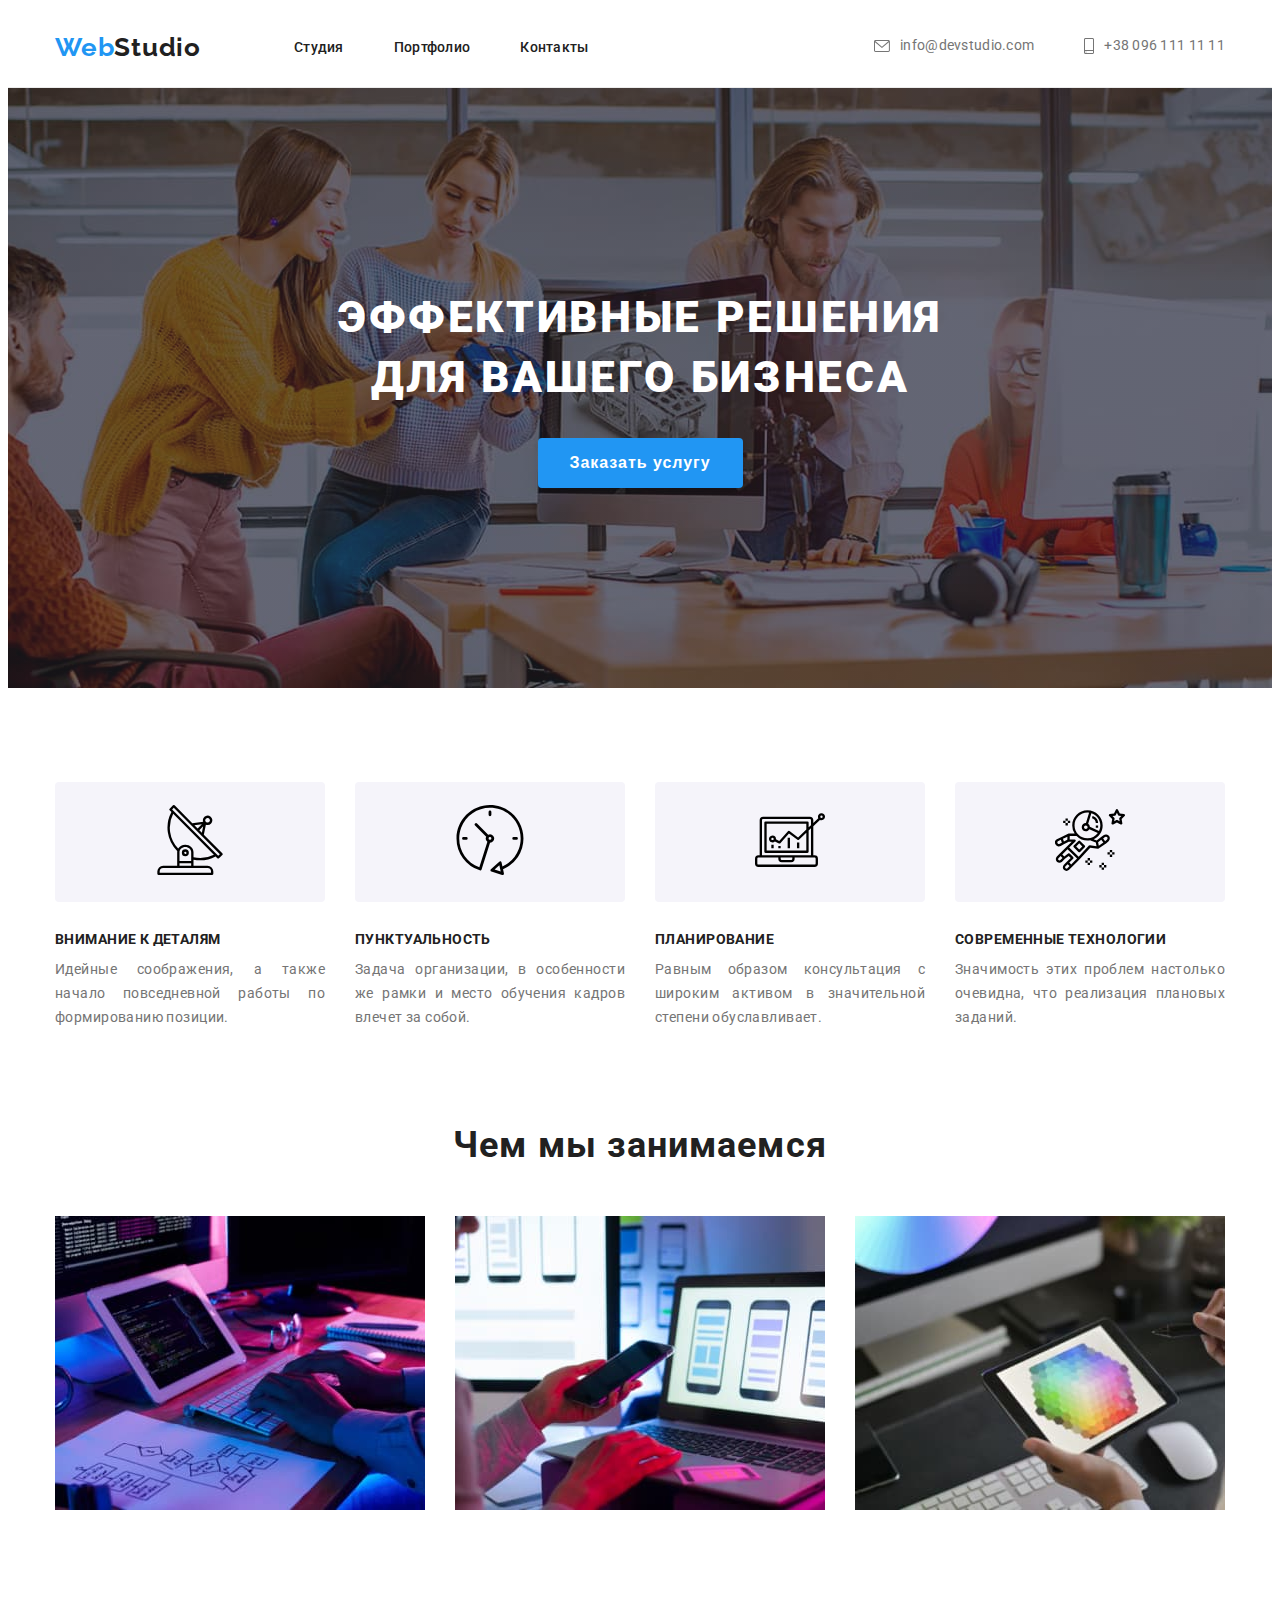
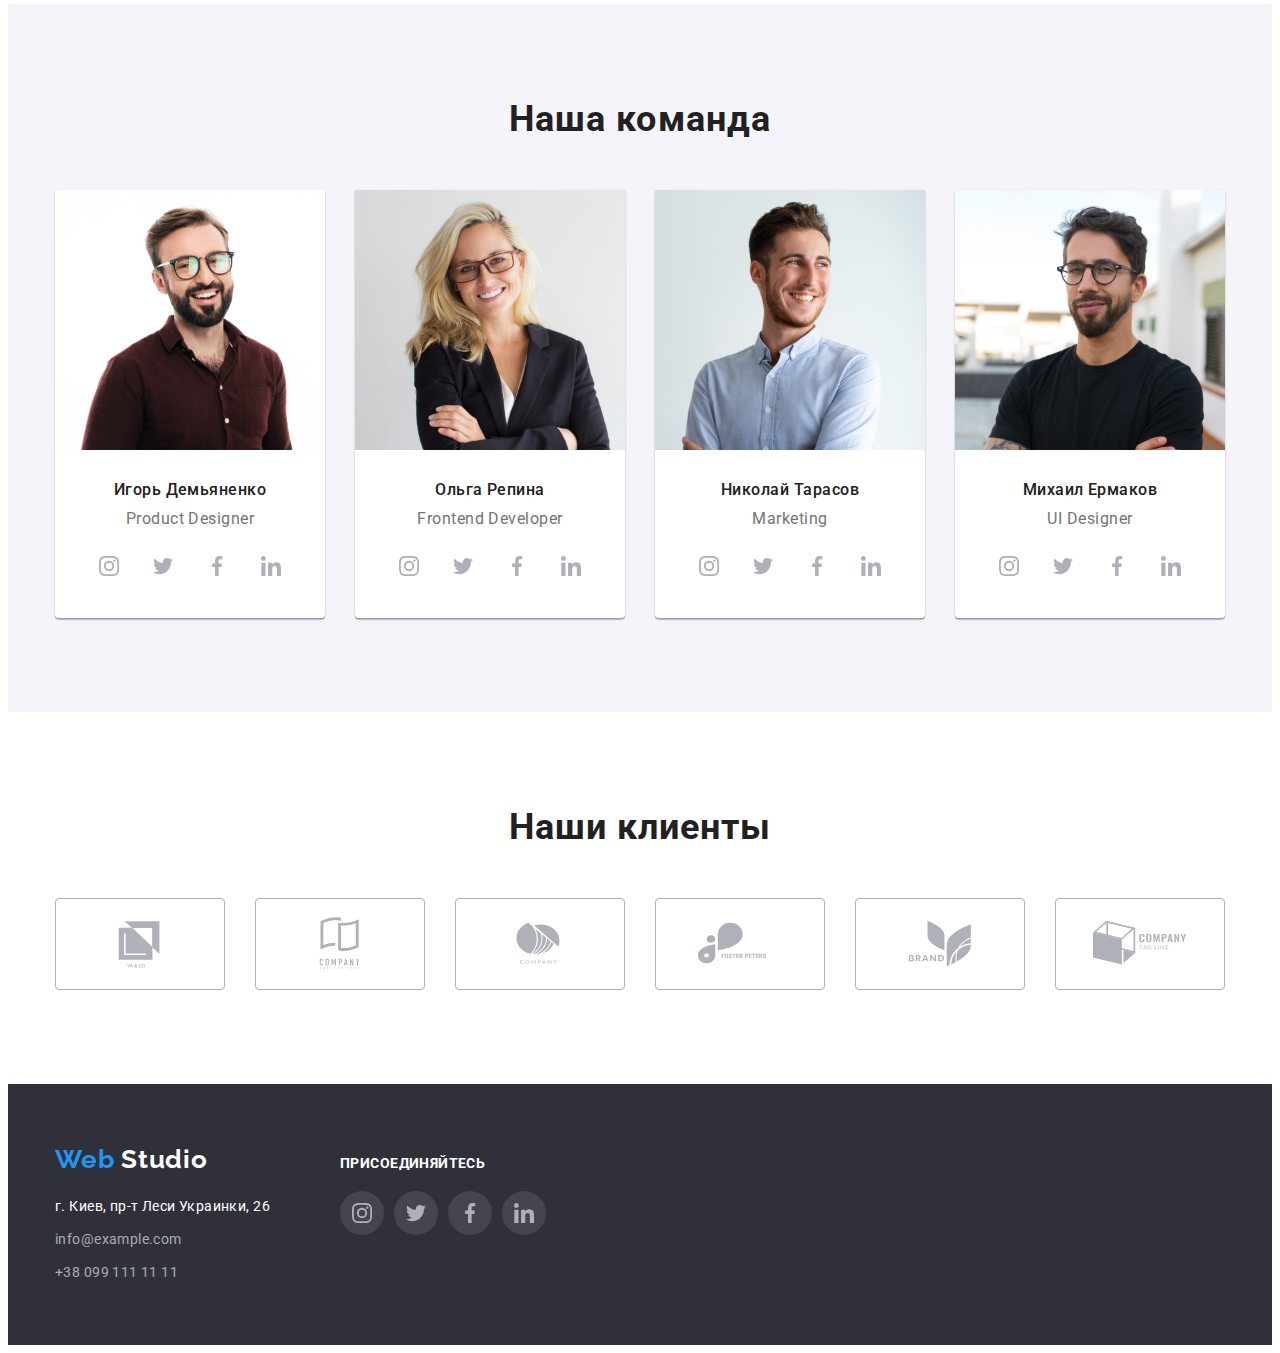
<file: index.html>
<!DOCTYPE html>
<html lang="ru">
<head>
    <meta charset="UTF-8">
    <meta http-equiv="X-UA-Compatible" content="IE=edge">
    <meta name="viewport" content="width=device-width, initial-scale=1.0">
    <title>WebStudio</title>
    <link rel="preconnect" href="https://fonts.googleapis.com">
    <link rel="preconnect" href="https://fonts.gstatic.com" crossorigin>
    <link href="https://fonts.googleapis.com/css2?family=Raleway:wght@700&family=Roboto:wght@400;500;700;900&display=swap"
        rel="stylesheet">
        <link rel="stylesheet" href="https://cdnjs.cloudflare.com/ajax/libs/modern-normalize/1.1.0/modern-normalize.min.css"
            integrity="sha512-wpPYUAdjBVSE4KJnH1VR1HeZfpl1ub8YT/NKx4PuQ5NmX2tKuGu6U/JRp5y+Y8XG2tV+wKQpNHVUX03MfMFn9Q=="
            crossorigin="anonymous" referrerpolicy="no-referrer" />
    <link rel="stylesheet" href="./css/styles.css">
</head>
<body >
    <!--Заголовок сайту - header-->
<header class="header">
    <div class="container head-container">
    <nav class="head-navigation">     
            <a class="logo" href=""><span class="logo-first">Web</span>Studio</a>
        <ul class="head">
            <li class="nav-link-item"><a class="nav-link" href="./index.html">Студия</a></li>
            <li class="nav-link-item"><a class="nav-link" href="./portfolio.html">Портфолио</a></li>
            <li class="nav-link-item"><a class="nav-link" href="">Контакты</a></li>
        </ul>
        
    </nav>
    <ul class="nav-adress">
        <li class="nav-link-item "> 
            <div class="link-mail"> 
                
                <a class="nav-link-adress" lang="en" href="mailto:info@devstudio.com"> <svg class="icon-mail"> <use href="./images/icons.svg#envelope"></use> </svg>  info@devstudio.com</a>
            </div>
        </li>
        <li class="nav-link-item">
            <div class="link-phone"> 
            <a class="nav-link-adress" href="tel:+380961111111"> <svg class="icon-phone"> <use href="./images/icons.svg#smartphone"></use></svg> +38 096 111 11 11</a>
        </div>
    </li>
    </ul>
    </div>
</header>
<main>
    <!-- Блок 1 - замовлення послуги- Герой -->
    <section class="hero-all overlay">
        <div class="container">
        <h1 class="hero-head" > Эффективные решения для вашего бизнеса</h1>
        <button class="hero-button" type="button">Заказать услугу</button>
        </div>
    </section>
    
    <!--Блок 2 - "Наші переваги"-->
    <section class="section" >
        <h2 class="visually-hidden">Наши преимущества</h2>
        <ul class="ourplus container">
            <li class="ourplus-item">
                <div class="ourplus-block">
                   <a> <svg class="ourplus-image"> <use href="./images/icons.svg#antenna"> </use></svg></a> 
                </div>
            <h3 class="ourplus-head">Внимание к деталям</h3>
                <p class="ourplus-text">Идейные соображения, а также начало повседневной работы по формированию позиции.</p></li>
            <li class="ourplus-item"> 
                <div class="ourplus-block">
                    <a> <svg class="ourplus-image"> <use href="./images/icons.svg#clock"> </use></svg></a> 
                 </div><h3 class="ourplus-head">Пунктуальность</h3>
                <p class="ourplus-text">Задача организации, в особенности же рамки и место обучения кадров влечет за собой.</p></li>
            <li class="ourplus-item"> 
                <div class="ourplus-block">
                    <a> <svg class="ourplus-image"> <use href="./images/icons.svg#diagram"> </use></svg></a> 
                 </div><h3 class="ourplus-head">Планирование</h3>
                <p class="ourplus-text">Равным образом консультация с широким активом в значительной степени обуславливает.</p></li>
            <li class="ourplus-item"> <div class="ourplus-block">
                <a> <svg class="ourplus-image"> <use href="./images/icons.svg#astronaut"> </use></svg></a> 
             </div>
             <h3 class="ourplus-head">Современные технологии</h3>
                <p class="ourplus-text">Значимость этих проблем настолько очевидна, что реализация плановых заданий.</p></li>
        </ul>
        
    </section>
    <!--Блок 3 - "Чим ми займаємось"-->
    <section class="section-whatwedo">
        <div class="container">
        <h2 class="whatwedo-head">Чем мы занимаемся</h2>
        <ul class="whatwedo-img">
            <li class="whatwedo-item"><img src="./images/imgcomp.jpg" alt="Разработка для ноутбуков" width="370" height="294"></li>
            <li class="whatwedo-item"><img src="./images/imgtel.jpg" alt="Pазработка для телефонов" width="370" height="294"></li>
            <li class="whatwedo-item"><img src="./images/imgplansh.jpg" alt="Разработка для планшетов" width="370" height="294"></li>
        </ul>
        </div>
    </section>
    <!-- Блок 4 - "Команда"-->
    <section class="team section">
        <div class="container">
        <h2 class="team-head-big">Наша команда</h2>
        <ul class="team-list">
            <li class="team-item"><img src="./images/demjanenko.jpg" alt="Игорь Демьяненко" width="270" height="260"> 
                <div class="team-item-text">
            <h3 class="team-head-small">Игорь Демьяненко</h3>
            <p class="team-text" lang="en">Product Designer</p>
            <ul class="team-socials"> 
                <li class="social-block"> <a class="social-item" href=""> <svg class="social-icon "> <use href="./images/icons.svg#instagram"></use></svg>
                </a></li>
                <li class="social-block"> <a class="social-item " href=""><svg class="social-icon "> <use href="./images/icons.svg#twitter"></use></svg> </a></li>
                <li class="social-block"> <a class="social-item " href=""> <svg class="social-icon "> <use href="./images/icons.svg#facebook"></use></svg></a></li>
                <li class="social-block"> <a class="social-item " href=""> <svg class="social-icon "> <use href="./images/icons.svg#linkedin"></use></svg></a></li>
            </ul>
                </div>
            </li>
            <li class="team-item"><img src="./images/repina.jpg" alt="Ольга Репина" width="270" height="260"> 
                <div class="team-item-text">
                    <h3 class="team-head-small">Ольга Репина</h3>
                <p class="team-text" lang="en">Frontend Developer</p>
                <ul class="team-socials"> 
                    <li class="social-block"> <a class="social-item" href=""> <svg class="social-icon "> <use href="./images/icons.svg#instagram"></use></svg>
                    </a></li>
                    <li class="social-block"> <a class="social-item " href=""><svg class="social-icon "> <use href="./images/icons.svg#twitter"></use></svg> </a></li>
                    <li class="social-block"> <a class="social-item " href=""> <svg class="social-icon "> <use href="./images/icons.svg#facebook"></use></svg></a></li>
                    <li class="social-block"> <a class="social-item " href=""> <svg class="social-icon "> <use href="./images/icons.svg#linkedin"></use></svg></a></li>
                </ul>
                </div>
            </li>
            <li class="team-item"><img src="./images/tarasov.jpg" alt="Николай Тарасов" width="270" height="260">
                 <div class="team-item-text">
                    <h3 class="team-head-small">Николай Тарасов</h3>
                    <p class="team-text" lang="en">Marketing</p>
                    <ul class="team-socials"> 
                        <li class="social-block"> <a class="social-item" href=""> <svg class="social-icon "> <use href="./images/icons.svg#instagram"></use></svg>
                        </a></li>
                        <li class="social-block"> <a class="social-item " href=""><svg class="social-icon "> <use href="./images/icons.svg#twitter"></use></svg> </a></li>
                        <li class="social-block"> <a class="social-item " href=""> <svg class="social-icon "> <use href="./images/icons.svg#facebook"></use></svg></a></li>
                        <li class="social-block"> <a class="social-item " href=""> <svg class="social-icon "> <use href="./images/icons.svg#linkedin"></use></svg></a></li>
                    </ul>
                </div>
             </li>
            <li class="team-item"><img src="./images/ermakov.jpg" alt="Михаил Ермаков" width="270" height="260"> 
                <div class="team-item-text">
                    <h3 class="team-head-small">Михаил Ермаков</h3>
                    <p class="team-text" lang="en">UI Designer</p>
                    <ul class="team-socials"> 
                        <li class="social-block"> <a class="social-item" href=""> <svg class="social-icon "> <use href="./images/icons.svg#instagram"></use></svg>
                        </a></li>
                        <li class="social-block"> <a class="social-item " href=""><svg class="social-icon "> <use href="./images/icons.svg#twitter"></use></svg> </a></li>
                        <li class="social-block"> <a class="social-item " href=""> <svg class="social-icon "> <use href="./images/icons.svg#facebook"></use></svg></a></li>
                        <li class="social-block"> <a class="social-item " href=""> <svg class="social-icon "> <use href="./images/icons.svg#linkedin"></use></svg></a></li>
                    </ul>
                </div>
             </li>
        </ul>
        </div>
    </section>
    <!--Блок 5- Наші клієнти-->
    <section class="section">
        <div class="container">
            <h2 class="team-head-big"> Наши клиенты</h2>
            <ul class="clients">
                <li class="clients-item"> <a class="clients-link" href=""> <svg class="client-logo"> <use href="./images/icons.svg#Logo-one"></use></svg> </a>  </li>
                <li class="clients-item"><a class="clients-link" href=""> <svg class="client-logo"> <use href="./images/icons.svg#Logo-two"></use></svg></a></li>
                <li class="clients-item"> <a class="clients-link" href=""> <svg class="client-logo"> <use href="./images/icons.svg#Logo-three"></use></svg></a></li>
                <li class="clients-item"><a class="clients-link" href=""> <svg class="client-logo"> <use href="./images/icons.svg#Logo-four"></use></svg></a></li>
                <li class="clients-item"><a class="clients-link" href=""> <svg class="client-logo"> <use href="./images/icons.svg#Logo-five"></use></svg></a></li>
                <li class="clients-item"><a class="clients-link" href=""> <svg class="client-logo"> <use href="./images/icons.svg#Logo-six"></use></svg></a></li>
            </ul>
        </div>
    </section>
</main>
<!-- Блок 6 - Футер -->
<footer class="footer-all">
    <div class="container container-footer">
        <div>
        <a class="logo"lang="en" href="" ><span class="logo-first">Web</span> <span class="logo-second">Studio</span></a>
        <address> 
        <ul class="adress">
            <li class="adress-item" ><a class="footer-adress" href="https://goo.gl/maps/Vsg7L2Um9kdT5Cuy6" target="_blank" rel="noreferrer noopener" >г. Киев, пр-т Леси Украинки, 26</a></li>
            <li class="adress-item"> <a class="footer-contacts"lang="en" href="mailto:info@example.com">info@example.com</a></li>
            <li class="adress-item"> <a class="footer-contacts" href="tel:+380991111111" >+38 099 111 11 11</a> </li>
        </ul>
        </address>
        </div>
        <div class="footer-social">
        <h3 class="footer-social-head">присоединяйтесь</h3>
        <ul class="team-socials"> 
            <li class="footer-item"> <a class="footer-social-item" href=""> <svg class="social-icon"> <use href="./images/icons.svg#instagram"></use></svg>
            </a></li>
            <li class="footer-item"> <a class="footer-social-item" href=""><svg class="social-icon"> <use href="./images/icons.svg#twitter"></use></svg> </a></li>
            <li class="footer-item"> <a class="footer-social-item" href=""> <svg class="social-icon"> <use href="./images/icons.svg#facebook"></use></svg></a></li>
            <li class="footer-item"> <a class="footer-social-item" href=""> <svg class="social-icon"> <use href="./images/icons.svg#linkedin"></use></svg></a></li>
        </ul>
        </div>
    </div>
</footer>
</body>
</html>
</file>
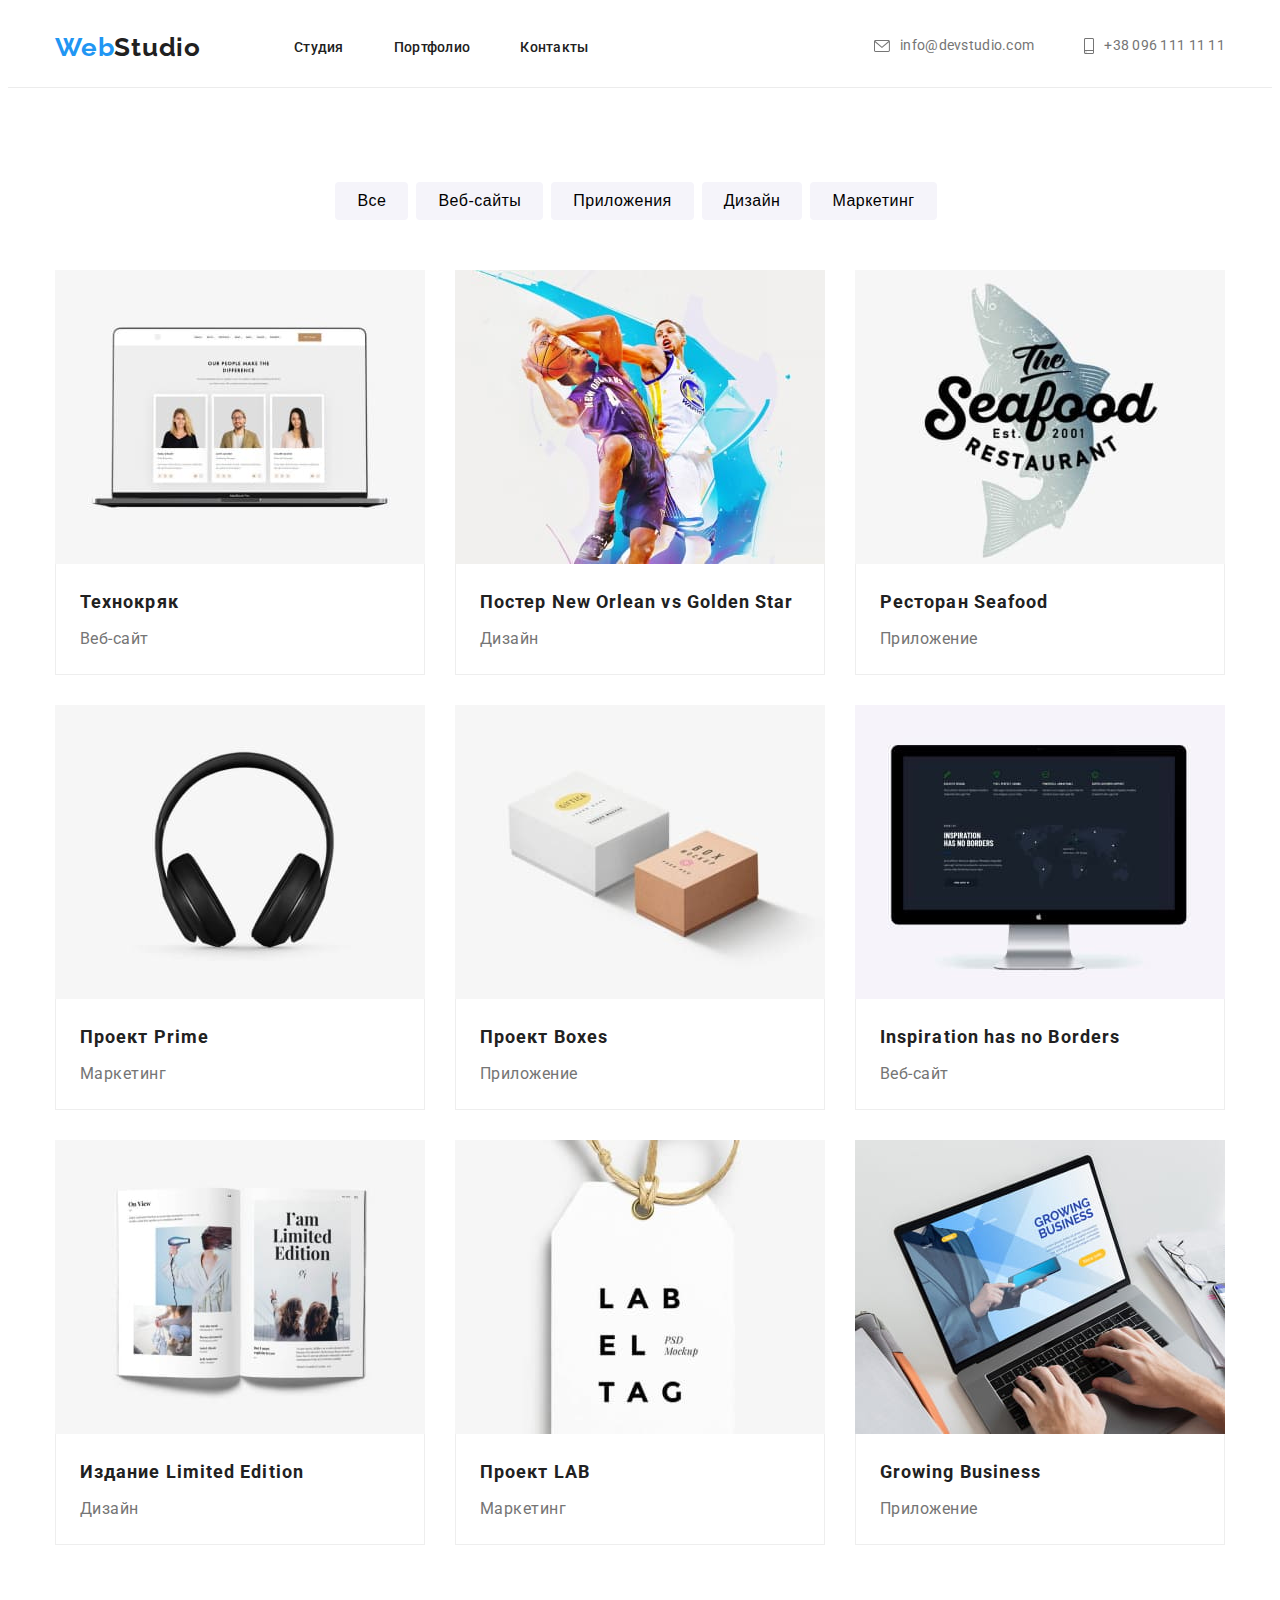
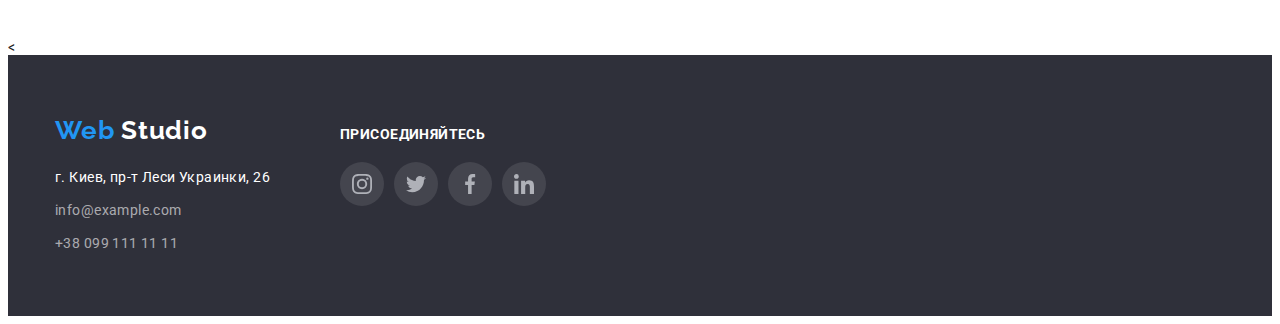
<file: portfolio.html>
<!DOCTYPE html>
<html lang="ru">
<head>
    <meta charset="UTF-8">
    <meta http-equiv="X-UA-Compatible" content="IE=edge">
    <meta name="viewport" content="width=device-width, initial-scale=1.0">
    <title>Portfolio</title>
    <link rel="preconnect" href="https://fonts.googleapis.com">
    <link rel="preconnect" href="https://fonts.gstatic.com" crossorigin>
    <link href="https://fonts.googleapis.com/css2?family=Raleway:wght@700&family=Roboto:wght@400;500;700;900&display=swap"
        rel="stylesheet">
    <link rel="stylesheet" href="https://cdnjs.cloudflare.com/ajax/libs/modern-normalize/1.1.0/modern-normalize.min.css"
        integrity="sha512-wpPYUAdjBVSE4KJnH1VR1HeZfpl1ub8YT/NKx4PuQ5NmX2tKuGu6U/JRp5y+Y8XG2tV+wKQpNHVUX03MfMFn9Q=="
        crossorigin="anonymous" referrerpolicy="no-referrer" />
    <link rel="stylesheet" href="./css/styles.css">
</head>

<body>
    <!--Заголовок сайту - header-->
    <header class="header">
    <div class="container head-container">
    <nav class="head-navigation">     
            <a class="logo" href=""><span class="logo-first">Web</span>Studio</a>
        <ul class="head">
            <li class="nav-link-item"><a class="nav-link" href="./index.html">Студия</a></li>
            <li class="nav-link-item"><a class="nav-link" href="./portfolio.html">Портфолио</a></li>
            <li class="nav-link-item"><a class="nav-link" href="">Контакты</a></li>
        </ul>
        
    </nav>
    <ul class="nav-adress">
        <li class="nav-link-item ">
            <div class="link-mail">
    
                <a class="nav-link-adress" lang="en" href="mailto:info@devstudio.com"> <svg class="icon-mail">
                        <use href="./images/icons.svg#envelope"></use>
                    </svg> info@devstudio.com</a>
            </div>
        </li>
        <li class="nav-link-item">
            <div class="link-phone">
                <a class="nav-link-adress" href="tel:+380961111111"> <svg class="icon-phone">
                        <use href="./images/icons.svg#smartphone"></use>
                    </svg> +38 096 111 11 11</a>
            </div>
        </li>
    </ul>
    </div>
</header>
    <main >
    <section class="section">
        <h2 class="visually-hidden"> Портфолио проектов </h2>
        <!-- Меню кнопок-->
        <div class="container">
        <ul class="button-list">
            <li class="portfolio-button-item"> <button class="portfolio-button" type="button"> Все </button></li>

            <li class="portfolio-button-item"> <button class="portfolio-button" type="button"> Веб-сайты</button></li>

            <li class="portfolio-button-item"> <button class="portfolio-button" type="button"> Приложения</button></li>

            <li class="portfolio-button-item"> <button class="portfolio-button" type="button"> Дизайн </button></li>

            <li class="portfolio-button-item"> <button class="portfolio-button" type="button"> Маркетинг</button></li>
        </ul>
        <!--Блок з проектами   -->
        <ul class="portfolio-projects">
            <li class="projects-item"> <a href="" class="project-link"> <img src="./images/portfolio/technocrjak.jpg" alt="Технокряк - веб-сайт" width="370" height="294"> <div class="portfolio-item-block"><h2 class="portfolio-item-head"> Технокряк</h2>
                <p class="portfolio-item-text"> Веб-сайт</p></div> </a></li>

            <li class="projects-item"> <a href="" class="project-link"> <img  src="./images/portfolio/poster.jpg" alt="Постер-дизайн" width="370" height="294"> <div class="portfolio-item-block"><h2 class="portfolio-item-head"> Постер New Orlean vs Golden Star</h2>
                <p class="portfolio-item-text"> Дизайн</p></div> </a> </li>

            <li class="projects-item"> <a href="" class="project-link"><img src="./images/portfolio/restaurant.jpg" alt="" width="370" height="294"> <div class="portfolio-item-block"><h2 class="portfolio-item-head" > Ресторан Seafood</h2> <p class="portfolio-item-text"> Приложение</p></div> </a></li>

            <li class="projects-item"> <a href="" class="project-link"><img src="./images/portfolio/headphones.jpg" alt="Наушники" width="370" height="294">
            <div class="portfolio-item-block">
                <h2 class="portfolio-item-head"> Проект Prime </h2>
                <p class="portfolio-item-text"> Маркетинг </p>
            </div> </a></li>

            <li class="projects-item"> <a href="" class="project-link"><img src="./images/portfolio/box.jpg" alt="Бокс" width="370" height="294">
            <div class="portfolio-item-block">
                <h2 class="portfolio-item-head"> Проект Boxes</h2>
                <p class="portfolio-item-text"> Приложение</p>
            </div></a> </li>

            <li class="projects-item"> <a href="" class="project-link"> <img src="./images/portfolio/monitor.jpg" alt="Монитор" width="370" height="294">
            <div class="portfolio-item-block">
                <h2 class="portfolio-item-head">Inspiration has no Borders </h2>
                <p class="portfolio-item-text"> Веб-сайт</p>
            </div> </a>  </li>

            <li class="projects-item"> <a href="" class="project-link"><img src="./images/portfolio/book.jpg" alt="Журнал" width="370" height="294">
            <div class="portfolio-item-block">
                <h2 class="portfolio-item-head"> Издание Limited Edition</h2>
                <p class="portfolio-item-text"> Дизайн</p>
            </div> </a> </li>

            <li class="projects-item"> <a href="" class="project-link"> <img src="./images/portfolio/label.jpg" alt="Label" width="370" height="294">
            <div class="portfolio-item-block">
                <h2 class="portfolio-item-head"> Проект LAB</h2>
                <p class="portfolio-item-text"> Маркетинг</p>
            </div></a> 
             </li>

            <li class="projects-item"> <a href="" class="project-link"> <img src="./images/portfolio/notebook.jpg" alt="Notebook" width="370" height="294">
            <div class="portfolio-item-block">
                <h2 class="portfolio-item-head"> Growing Business</h2>
                <p class="portfolio-item-text"> Приложение</p>
            </div></a> </li>
        </ul>  
        </div>
        </section>
    </main>
     <!-- Блок - Футер -->
<<footer class="footer-all">
    <div class="container container-footer">
        <div>
        <a class="logo"lang="en" href="" ><span class="logo-first">Web</span> <span class="logo-second">Studio</span></a>
        <address> 
        <ul class="adress">
            <li class="adress-item" ><a class="footer-adress" href="https://goo.gl/maps/Vsg7L2Um9kdT5Cuy6" target="_blank" rel="noreferrer noopener" >г. Киев, пр-т Леси Украинки, 26</a></li>
            <li class="adress-item"> <a class="footer-contacts"lang="en" href="mailto:info@example.com">info@example.com</a></li>
            <li class="adress-item"> <a class="footer-contacts" href="tel:+380991111111" >+38 099 111 11 11</a> </li>
        </ul>
        </address>
        </div>
        <div class="footer-social">
        <h3 class="footer-social-head">присоединяйтесь</h3>
        <ul class="team-socials"> 
            <li class="footer-item"> <a class="footer-social-item" href=""> <svg class="social-icon"> <use href="./images/icons.svg#instagram"></use></svg>
            </a></li>
            <li class="footer-item"> <a class="footer-social-item" href=""><svg class="social-icon"> <use href="./images/icons.svg#twitter"></use></svg> </a></li>
            <li class="footer-item"> <a class="footer-social-item" href=""> <svg class="social-icon"> <use href="./images/icons.svg#facebook"></use></svg></a></li>
            <li class="footer-item"> <a class="footer-social-item" href=""> <svg class="social-icon"> <use href="./images/icons.svg#linkedin"></use></svg></a></li>
        </ul>
        </div>
    </div>
</footer>
</body>
</html>
</file>
<file: css/styles.css>
:root {
  /*Брендовий відтінок синього*/
  --brand-color: #2196f3;
  /* Сірий колір тексту */
  --grey-text: #757575;
  /*  Колір бекграунду в блоку Наша команда в Студія */
  --background-first: #f5f4fa;
  /* Колір беkграунду в герої та футері  */
  --background-dark: #2f303a;
  /* Основний колір тексту */
  --basic-color: #212121;
  /*   Білий колір    */
  --color-white: #ffffff;
  /* Колір телефону і емейлу в футері */
  --footer-color: rgba(255, 255, 255, 0.6);
  /* Основний шрифт */
  --basic-text: 'Roboto';
}
*,
*::before,
*::after {
  box-sizing: border-box;
}
body {
  font-family: var(--basic-text);
  color: var(--basic-color);
  font-size: 14px;
  letter-spacing: 0.03em;
}
li {
  list-style-type: none;
}
a {
  font-style: normal;
  text-decoration: none;
  color: var(--basic-color);
}
h1,
h2,
h3,
h4,
ul,
p {
  margin-bottom: 0;
  margin-top: 0;
}
img {
  display: block;
  max-width: 100%;
  height: auto;
}
ul {
  padding: 0;
  list-style: none;
}
.container {
  width: 1200px;
  padding-left: 15px;
  padding-right: 15px;
  margin-left: auto;
  margin-right: auto;
}
.head-container {
  display: flex;
  padding-top: 24px;
  padding-bottom: 24px;
  align-items: center;
}
.header {
  border-bottom: 1px solid #ececec;
}
.head-navigation {
  display: flex;
}
.head {
  display: flex;
  padding-left: 0;
  margin-right: auto;
  margin-left: 93px;
  align-items: center;
}

.nav-adress {
  display: flex;
  padding-left: 0;
  margin-left: auto;
}

.nav-link-item {
  margin-right: 50px;
}
.nav-link:focus,
.nav-link:hover {
  color: var(--brand-color);
}
.nav.envelope {
  display: block;
  width: 16px;
  height: 12 px;
}
.head .nav-link-item:last-child {
  margin-right: 0;
}
.nav-adress .nav-link-item:last-child {
  margin-right: 0;
}
/* Стилі хувера  */
.logo {
  font-family: 'Raleway';
  font-size: 26px;
  font-weight: 700;
  line-height: 1.19;
  letter-spacing: 0.03em;
}
.logo-first {
  color: var(--brand-color);
}
.nav-link {
  display: inline-block;
  color: inherit;
  line-height: 1.14;
  text-align: right;
  letter-spacing: 0.02em;
  font-weight: 500;
}
.nav-link-adress {
  display: inline-flex;
  color: var(--grey-text);
  line-height: 1.14;
  align-items: center;
  letter-spacing: 0.02em;
  font-weight: 400;
}
.link-phone,
.link-mail {
  vertical-align: center;
}
.icon-phone {
  width: 10px;
  height: 16px;
  margin-right: 10px;
  fill: var(--grey-text);
}
.icon-mail {
  fill: var(--grey-text);
  width: 16px;
  height: 12px;
  margin-right: 10px;
}

.nav-link-item:focus .nav-link-adress {
  color: var(--brand-color);
}
.nav-link-item:hover .nav-link-adress {
  color: var(--brand-color);
}
.nav-link-item:focus .icon-mail {
  fill: var(--brand-color);
}
.nav-link-item:hover .icon-mail {
  fill: var(--brand-color);
}
.nav-link-item:focus,
.nav-link-item:hover .icon-phone {
  fill: var(--brand-color);
}
/* стилі кнопок в Портфоліо*/
.button-list {
  display: flex;
  margin-bottom: 50px;
  justify-content: center;
}

.portfolio-button {
  padding: 6px 22px;
  border-style: unset;
  background-color: var(--background-first);
  font-size: 16px;
  line-height: 1.62;
  letter-spacing: 0.03em;
  font-weight: 500;
  border-radius: 4px;
  cursor: pointer;
}
.portfolio-button-item {
  margin-right: 8px;
}
.portfolio-button-item:first-child {
  margin-left: 0;
}
.portfolio-button:hover,
.portfolio-button:focus {
  background-color: var(--brand-color);
  color: var(--color-white);
  box-shadow: 0px 3px 1px rgba(0, 0, 0, 0.1), 0px 1px 2px rgba(0, 0, 0, 0.08),
    0px 2px 2px rgba(0, 0, 0, 0.12);
}
/* Стилізація блоків в портфоліо  */
.portfolio-projects {
  display: flex;
  flex-wrap: wrap;
  margin-left: -30px;
  margin-top: -30px;
}
.projects-item {
  margin-left: 30px;
  margin-top: 30px;
  flex-basis: calc((100% - 90px) / 3);
}
.project-link {
  display: block;
}
.project-link:hover,
.project-link:focus {
  box-shadow: 0px 1px 1px rgba(0, 0, 0, 0.12), 0px 4px 4px rgba(0, 0, 0, 0.06),
    1px 4px 6px rgba(0, 0, 0, 0.16);
}

.portfolio-item-head {
  font-weight: 700;
  font-size: 18px;
  line-height: 2;
  letter-spacing: 0.06em;
}
.portfolio-item-text {
  margin-top: 4px;
  color: var(--grey-text);

  font-size: 16px;
  line-height: 1.875;
  letter-spacing: 0.03em;
}
.portfolio-item-block {
  padding: 20px 24px;
  border-bottom: 1px solid #eeeeee;
  border-left: 1px solid #eeeeee;
  border-right: 1px solid #eeeeee;
}
/* Стилізація сторінки Студіо - Герой */
.hero-all {
  padding: 200px 0;
  text-align: center;
}

.overlay {
  max-width: 1600px;
  height: 600px;
  margin-left: auto;
  margin-right: auto;
  background-image: linear-gradient(to right, rgba(47, 48, 58, 0.4), rgba(47, 48, 58, 0.4)),
    url('../images/bg.jpg');
  background-position: center;
  background-repeat: no-repeat;
  background-size: cover;
}

.hero-head {
  width: 696px;

  margin-left: auto;
  margin-right: auto;
  font-weight: 900;
  color: var(--color-white);
  font-size: 44px;
  line-height: 1.36;
  text-align: center;
  text-transform: uppercase;
  letter-spacing: 0.06em;
}
.hero-button {
  align-items: center;
  border: none;
  padding: 10px 32px;
  box-shadow: 0px 4px 4px rgba(0, 0, 0, 0.15);
  border-radius: 4px;
  margin-top: 30px;

  background-color: var(--brand-color);
  color: var(--color-white);
  font-weight: 700;
  font-size: 16px;
  line-height: 1.87;
  text-align: center;
  letter-spacing: 0.06em;

  cursor: pointer;
}
/*   Стилізація блоку Наші переваги */
.section {
  padding: 94px 0;
}
.ourplus {
  display: flex;
}
.visually-hidden {
  position: absolute;
  width: 1px;
  height: 1px;
  margin: -1px;
  border: 0;
  padding: 0;
  white-space: nowrap;
  clip-path: inset(100%);
  clip: rect(0 0 0 0);
  overflow: hidden;
}
.ourplus-item {
  width: 270px;
  margin-left: 30px;
  margin-bottom: 0;
  text-align: justify;
}
.ourplus .ourplus-item:first-child {
  margin-left: 0;
}

.ourplus-head {
  margin-top: 0;
  margin-bottom: 10px;
  text-align: left;
  font-weight: 700;
  font-size: 14px;
  line-height: 1.14;
  text-transform: uppercase;
  letter-spacing: 0.03em;
}
.ourplus-text {
  margin-top: 0;
  margin-bottom: 0;
  line-height: 1.71;
  color: var(--grey-text);
}
.ourplus-block {
  display: flex;
  justify-content: center;
  align-items: center;
  width: 270px;
  height: 120px;
  background-color: var(--background-first);
  border-radius: 4px;
  margin-bottom: 30px;
}
.ourplus-image {
  width: 70px;
  height: 70px;
}

/* Стилізація блоку Чим ми займаємось */
.section-whatwedo {
  padding-bottom: 94px;
}
.whatwedo-head {
  margin-bottom: 50px;
  font-weight: 700;
  font-size: 36px;
  line-height: 1.17;
  text-align: center;
  letter-spacing: 0.03em;
}
.whatwedo-img {
  display: flex;
  padding-left: 0;
}
.whatwedo-item {
  margin-left: 30px;
}
.whatwedo-item:first-child {
  margin-left: 0;
}
/* Стилізація блоку Команда */
.team {
  background-color: var(--background-first);
}
.team-item {
  margin-left: 30px;
  background-color: var(--color-white);
  box-shadow: 0px 1px 3px rgba(0, 0, 0, 0.12), 0px 1px 1px rgba(0, 0, 0, 0.14),
    0px 2px 1px rgba(0, 0, 0, 0.2);
  border-radius: 0px 0px 4px 4px;
}
.team-item:first-child {
  margin-left: 0;
  /*padding-bottom: 30px;
  margin-bottom: 0;*/
}
.team-head-big {
  margin-bottom: 50px;
  font-weight: 700;
  font-size: 36px;
  line-height: 1.17;
  text-align: center;
  letter-spacing: 0.03em;
}
.team-list {
  display: flex;
  padding: 0;
}
.team-head-small {
  font-weight: 500;
  font-size: 16px;
  line-height: 1.19;
  text-align: center;
  letter-spacing: 0.03em;
}
.team-text {
  margin-top: 10px;
  font-size: 16px;
  line-height: 1.19;
  text-align: center;
  color: var(--grey-text);
  letter-spacing: 0.03em;
}
.team-item-text {
  padding-top: 30px;
  padding-bottom: 30px;
}

.team-socials {
  display: flex;
  align-items: center;
  justify-content: center;
  margin-top: 16px;
}

.social-item {
  display: flex;
  justify-content: center;
  align-items: center;
  width: 44px;
  height: 44px;
  border-radius: 50%;
  background-repeat: no-repeat;
  background-position: center;
}

.social-block {
  margin-right: 10px;
}
.social-block:last-child {
  margin-right: 0;
}
.social-icon {
  fill: #afb1b8;
  width: 20px;
  height: 20px;
}
.social-item:hover .social-icon {
  fill: var(--color-white);
}
.social-item:focus .social-icon {
  fill: var(--color-white);
}
.social-item:hover {
  background-color: var(--brand-color);
}
.social-item:focus {
  background-color: var(--brand-color);
}
/* Блок "Наші клієнти"  */
.clients {
  display: inline-flex;
}
.clients-item {
  width: 170px;
  height: 92px;
  margin-right: 30px;
}
.clients-item:last-child {
  margin-right: 0;
}
.clients-link {
  width: 100%;
  height: 100%;
  display: flex;
  justify-content: center;
  align-items: center;
  border: 1px solid #afb1b8;
  border-radius: 4px;

  fill: #afb1b8;
}

.client-logo {
  width: 106px;
  height: 60px;
}
.clients-link:hover {
  border-color: var(--brand-color);
}
.clients-link:focus {
  border-color: var(--brand-color);
}
.clients-item:hover .client-logo {
  fill: var(--brand-color);
}
.clients-item:focus .client-logo {
  fill: var(--brand-color);
}

/* Стилізація футера   */
.footer-all {
  padding-top: 60px;
  padding-bottom: 60px;

  background-color: var(--background-dark);
}
.footer-all .logo {
  display: inline-block;
  margin-bottom: 20px;
}

.logo-second {
  color: var(--color-white);
}
.adress {
  padding-inline-start: 0%;
}
.footer-adress {
  display: inline-block;

  color: var(--color-white);
  line-height: 1.71;
}
.footer-contacts {
  display: inline-block;

  line-height: 1.71;
  color: var(--footer-color);
}
.adress-item {
  margin-top: 9px;
}
.adress-item:first-child {
  margin-top: 0;
}
.footer-adress:hover,
.footer-adress:focus,
.footer-contacts:hover,
.footer-contacts:focus {
  color: var(--brand-color);
}
.container-footer {
  display: flex;
  align-items: baseline;
}
.footer-social {
  margin-left: 70px;
}
.footer-social-head {
  font-size: 14px;
  font-weight: 700;
  color: var(--color-white);
  text-transform: uppercase;
  margin-bottom: 20px;
}
.footer-item {
  margin-right: 10px;
}

.footer-social-item {
  display: flex;
  justify-content: center;
  align-items: center;
  width: 44px;
  height: 44px;
  border-radius: 50%;
  background-repeat: no-repeat;
  background-position: center;
  background: rgba(255, 255, 255, 0.1);
}
.footer-social-item:hover {
  background-color: var(--brand-color);
}
.footer-social-item:focus {
  background-color: var(--brand-color);
}
.footer-social-item:hover .social-icon {
  fill: var(--color-white);
}
.footer-social-item:focus .social-icon {
  fill: var(--color-white);
}
</file>
